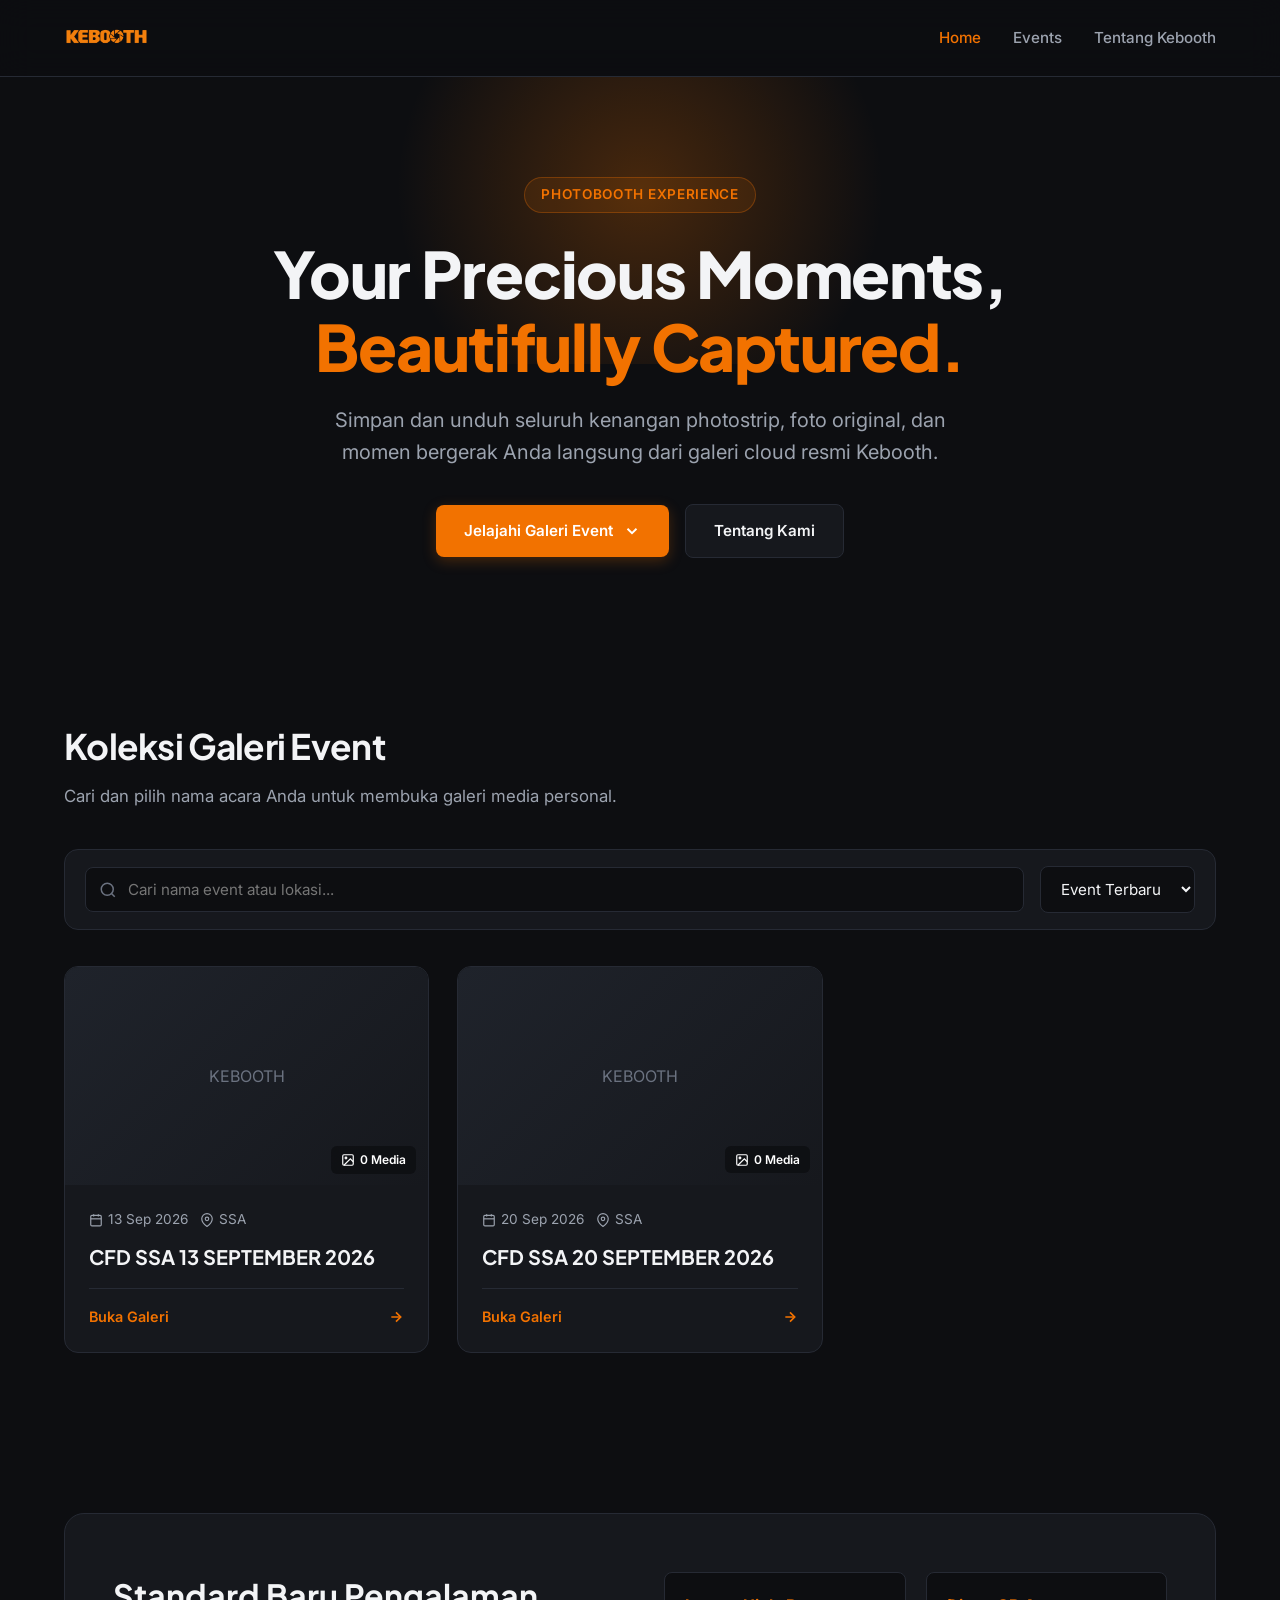
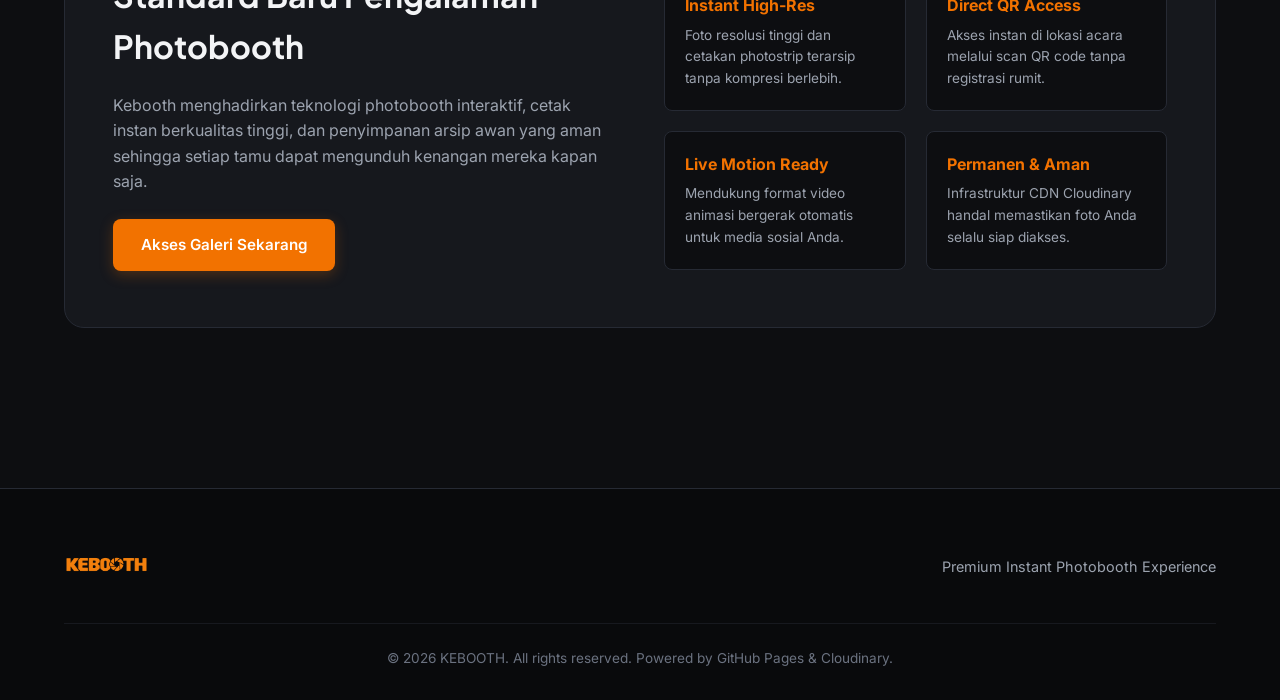
<file: index.html>
<!DOCTYPE html>
<html lang="id">
<head>
  <meta charset="UTF-8">
  <meta name="viewport" content="width=device-width, initial-scale=1.0">
  <title>KEBOOTH — Official Event & Photobooth Gallery</title>
  <meta name="description" content="Akses seluruh hasil foto cetak, original high-definition, dan animasi photobooth resmi dari KEBOOTH.">
  <link rel="preconnect" href="https://fonts.googleapis.com">
  <link rel="preconnect" href="https://fonts.gstatic.com" crossorigin>
  <link href="https://fonts.googleapis.com/css2?family=Inter:wght@400;500;600&family=Plus+Jakarta+Sans:wght@600;700;800&display=swap" rel="stylesheet">
  <link rel="stylesheet" href="assets/home.css">
</head>
<body>

  <header class="navbar">
    <div class="container navbar-inner">
      <a href="./" class="brand-logo" aria-label="Beranda Kebooth">
        <img src="assets/logo.png" alt="Kebooth Logo">
      </a>
      <button class="nav-toggle" id="navToggle" aria-label="Buka Menu Navigasi">
        <span></span>
        <span></span>
        <span></span>
      </button>
      <ul class="nav-menu" id="navMenu">
        <li><a href="./" class="nav-link active">Home</a></li>
        <li><a href="#events" class="nav-link">Events</a></li>
        <li><a href="#about" class="nav-link">Tentang Kebooth</a></li>
      </ul>
    </div>
  </header>

  <main>
    <section class="hero">
      <div class="hero-glow"></div>
      <div class="container hero-content">
        <span class="badge-tag">Photobooth Experience</span>
        <h1 class="hero-title">Your Precious Moments, <span>Beautifully Captured.</span></h1>
        <p class="hero-subtitle">Simpan dan unduh seluruh kenangan photostrip, foto original, dan momen bergerak Anda langsung dari galeri cloud resmi Kebooth.</p>
        <div class="hero-actions">
          <a href="#events" class="btn-primary">
            Jelajahi Galeri Event
            <svg width="18" height="18" viewBox="0 0 24 24" fill="none" stroke="currentColor" stroke-width="2.5"><polyline points="6 9 12 15 18 9"/></svg>
          </a>
          <a href="#about" class="btn-secondary">Tentang Kami</a>
        </div>
      </div>
    </section>

    <section class="section" id="events">
      <div class="container">
        <div class="section-header">
          <h2 class="section-title">Koleksi Galeri Event</h2>
          <p class="section-desc">Cari dan pilih nama acara Anda untuk membuka galeri media personal.</p>
        </div>

        <div class="catalog-toolbar">
          <div class="search-box">
            <svg class="search-icon" width="18" height="18" viewBox="0 0 24 24" fill="none" stroke="currentColor" stroke-width="2"><circle cx="11" cy="11" r="8"/><line x1="21" y1="21" x2="16.65" y2="16.65"/></svg>
            <input type="text" id="searchEvents" class="search-input" placeholder="Cari nama event atau lokasi...">
          </div>
          <select id="sortEvents" class="sort-select" aria-label="Urutkan Event">
            <option value="newest">Event Terbaru</option>
            <option value="oldest">Event Terlama</option>
            <option value="az">Nama (A - Z)</option>
            <option value="za">Nama (Z - A)</option>
          </select>
        </div>

        <div class="events-grid" id="eventsGrid"></div>
      </div>
    </section>

    <section class="section" id="about">
      <div class="container">
        <div class="about-box">
          <div class="about-info">
            <h3>Standard Baru Pengalaman Photobooth</h3>
            <p style="color: var(--text-muted); margin-bottom: 24px;">Kebooth menghadirkan teknologi photobooth interaktif, cetak instan berkualitas tinggi, dan penyimpanan arsip awan yang aman sehingga setiap tamu dapat mengunduh kenangan mereka kapan saja.</p>
            <a href="#events" class="btn-primary">Akses Galeri Sekarang</a>
          </div>
          <div class="about-features">
            <div class="feature-item">
              <h4>Instant High-Res</h4>
              <p>Foto resolusi tinggi dan cetakan photostrip terarsip tanpa kompresi berlebih.</p>
            </div>
            <div class="feature-item">
              <h4>Direct QR Access</h4>
              <p>Akses instan di lokasi acara melalui scan QR code tanpa registrasi rumit.</p>
            </div>
            <div class="feature-item">
              <h4>Live Motion Ready</h4>
              <p>Mendukung format video animasi bergerak otomatis untuk media sosial Anda.</p>
            </div>
            <div class="feature-item">
              <h4>Permanen & Aman</h4>
              <p>Infrastruktur CDN Cloudinary handal memastikan foto Anda selalu siap diakses.</p>
            </div>
          </div>
        </div>
      </div>
    </section>
  </main>

  <footer class="footer">
    <div class="container">
      <div class="footer-inner">
        <a href="./" class="brand-logo">
          <img src="assets/logo.png" alt="Kebooth Logo">
        </a>
        <p style="color: var(--text-muted); font-size: 0.9rem;">Premium Instant Photobooth Experience</p>
      </div>
      <div class="footer-copyright">
        &copy; 2026 KEBOOTH. All rights reserved. Powered by GitHub Pages & Cloudinary.
      </div>
    </div>
  </footer>

  <script src="assets/home.js"></script>
</body>
</html>
</file>
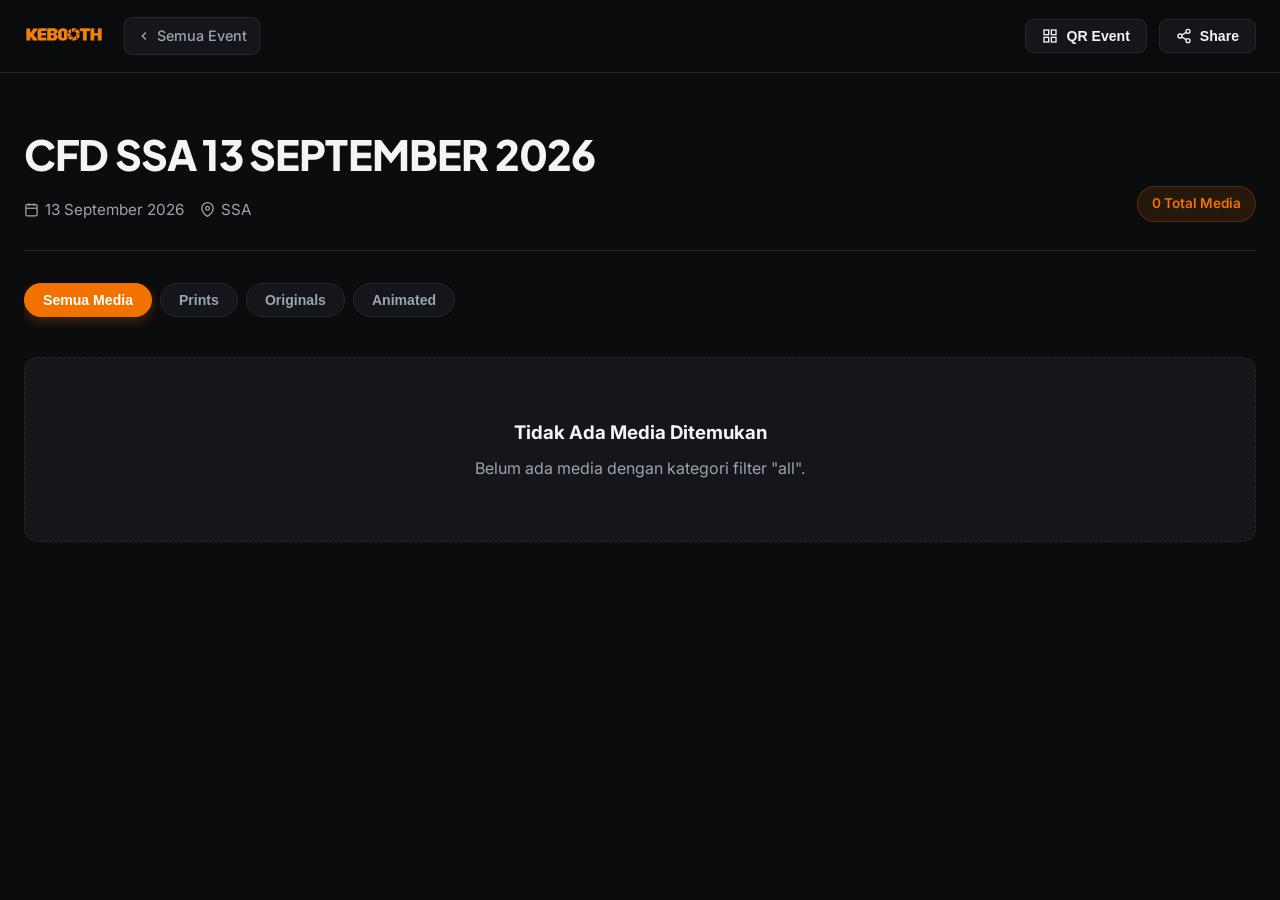
<file: events/cfd-ssa-13-september-2026/index.html>
<!DOCTYPE html>
<html lang="id">
<head>
  <meta charset="UTF-8">
  <meta name="viewport" content="width=device-width, initial-scale=1.0">
  <title>Kebooth Event Gallery</title>
  <meta name="description" content="Official Event Media Gallery by Kebooth.">
  <link rel="preconnect" href="https://fonts.googleapis.com">
  <link rel="preconnect" href="https://fonts.gstatic.com" crossorigin>
  <link href="https://fonts.googleapis.com/css2?family=Inter:wght@400;500;600&family=Plus+Jakarta+Sans:wght@600;700;800&display=swap" rel="stylesheet">
  <link rel="stylesheet" href="../../assets/style.css">
</head>
<body>

  <header class="gallery-nav">
    <div class="container gallery-nav-inner">
      <div class="nav-brand-group">
        <a href="../../" class="brand-logo-link" aria-label="Kembali ke Beranda">
          <img src="../../assets/logo.png" alt="Kebooth Logo">
        </a>
        <a href="../../" class="back-home-btn">
          <svg width="14" height="14" viewBox="0 0 24 24" fill="none" stroke="currentColor" stroke-width="2.5"><polyline points="15 18 9 12 15 6"/></svg>
          <span>Semua Event</span>
        </a>
      </div>
      <div class="nav-action-group">
        <button class="btn-action-outline" id="btnEventQR">
          <svg width="16" height="16" viewBox="0 0 24 24" fill="none" stroke="currentColor" stroke-width="2"><rect x="3" y="3" width="7" height="7"/><rect x="14" y="3" width="7" height="7"/><rect x="14" y="14" width="7" height="7"/><rect x="3" y="14" width="7" height="7"/></svg>
          <span>QR Event</span>
        </button>
        <button class="btn-action-outline" id="btnShareEvent">
          <svg width="16" height="16" viewBox="0 0 24 24" fill="none" stroke="currentColor" stroke-width="2"><circle cx="18" cy="5" r="3"/><circle cx="6" cy="12" r="3"/><circle cx="18" cy="19" r="3"/><line x1="8.59" y1="13.51" x2="15.42" y2="17.49"/><line x1="15.41" y1="6.51" x2="8.59" y2="10.49"/></svg>
          <span>Share</span>
        </button>
      </div>
    </div>
  </header>

  <main class="container">
    <section class="event-header">
      <div class="event-header-inner">
        <div class="event-title-area">
          <h1 id="eventTitle">Memuat Nama Event...</h1>
          <div class="event-header-meta">
            <span class="meta-item">
              <svg width="15" height="15" viewBox="0 0 24 24" fill="none" stroke="currentColor" stroke-width="2"><rect x="3" y="4" width="18" height="18" rx="2" ry="2"/><line x1="16" y1="2" x2="16" y2="6"/><line x1="8" y1="2" x2="8" y2="6"/><line x1="3" y1="10" x2="21" y2="10"/></svg>
              <span id="eventDate">Memuat tanggal...</span>
            </span>
            <span class="meta-item">
              <svg width="15" height="15" viewBox="0 0 24 24" fill="none" stroke="currentColor" stroke-width="2"><path d="M21 10c0 7-9 13-9 13s-9-6-9-13a9 9 0 0 1 18 0z"/><circle cx="12" cy="10" r="3"/></svg>
              <span id="eventLocation">Memuat lokasi...</span>
            </span>
          </div>
        </div>
        <div class="media-summary-badge" id="mediaCountBadge">
          0 Media
        </div>
      </div>
    </section>

    <div class="filter-tabs" id="filterTabs">
      <button class="filter-btn active" data-filter="all">Semua Media</button>
      <button class="filter-btn" data-filter="prints">Prints</button>
      <button class="filter-btn" data-filter="originals">Originals</button>
      <button class="filter-btn" data-filter="animated">Animated</button>
    </div>

    <div class="gallery-grid" id="galleryGrid"></div>
  </main>

  <!-- LIGHTBOX -->
  <div class="lightbox" id="lightbox" role="dialog" aria-modal="true">
    <div class="lightbox-topbar">
      <span class="lightbox-counter" id="lightboxCounter">0 / 0</span>
      <div class="lightbox-actions">
        <button class="lightbox-btn" id="btnLightboxDownload" title="Buka File Original" aria-label="Unduh">
          <svg width="18" height="18" viewBox="0 0 24 24" fill="none" stroke="currentColor" stroke-width="2"><path d="M21 15v4a2 2 0 0 1-2 2H5a2 2 0 0 1-2-2v-4"/><polyline points="7 10 12 15 17 10"/><line x1="12" y1="15" x2="12" y2="3"/></svg>
        </button>
        <button class="lightbox-btn" id="btnLightboxClose" title="Tutup (Esc)" aria-label="Tutup">
          <svg width="18" height="18" viewBox="0 0 24 24" fill="none" stroke="currentColor" stroke-width="2"><line x1="18" y1="6" x2="6" y2="18"/><line x1="6" y1="6" x2="18" y2="18"/></svg>
        </button>
      </div>
    </div>
    <div class="lightbox-body">
      <button class="lightbox-nav-btn prev" id="btnLightboxPrev" aria-label="Media Sebelumnya">
        <svg width="24" height="24" viewBox="0 0 24 24" fill="none" stroke="currentColor" stroke-width="2.5"><polyline points="15 18 9 12 15 6"/></svg>
      </button>
      <div class="lightbox-media-container" id="lightboxMedia"></div>
      <button class="lightbox-nav-btn next" id="btnLightboxNext" aria-label="Media Selanjutnya">
        <svg width="24" height="24" viewBox="0 0 24 24" fill="none" stroke="currentColor" stroke-width="2.5"><polyline points="9 18 15 12 9 6"/></svg>
      </button>
    </div>
  </div>

  <!-- QR MODAL -->
  <div class="modal-overlay" id="qrModal" role="dialog" aria-modal="true">
    <div class="modal-dialog">
      <button class="modal-close" id="btnCloseQR" aria-label="Tutup Modal QR">
        <svg width="20" height="20" viewBox="0 0 24 24" fill="none" stroke="currentColor" stroke-width="2"><line x1="18" y1="6" x2="6" y2="18"/><line x1="6" y1="6" x2="18" y2="18"/></svg>
      </button>
      <h3 id="qrModalTitle" style="font-size: 1.25rem; font-family: var(--font-heading); margin-bottom: 6px;">Event QR</h3>
      <p style="font-size: 0.88rem; color: var(--text-muted);">Scan QR Code ini untuk membuka galeri langsung di smartphone Anda.</p>
      <div class="qr-code-view">
        <img id="qrImage" src="qr.png" alt="QR Code Galeri Event">
      </div>
      <div>
        <a id="btnDownloadQR" href="qr.png" download class="btn-action-outline" style="display: inline-flex;">
          <svg width="14" height="14" viewBox="0 0 24 24" fill="none" stroke="currentColor" stroke-width="2"><path d="M21 15v4a2 2 0 0 1-2 2H5a2 2 0 0 1-2-2v-4"/><polyline points="7 10 12 15 17 10"/><line x1="12" y1="15" x2="12" y2="3"/></svg>
          <span>Unduh Gambar QR</span>
        </a>
      </div>
    </div>
  </div>

  <div class="toast-msg" id="toastNotification">Link berhasil disalin</div>

  <script src="../../assets/script.js"></script>
</body>
</html>
</file>
<file: assets/home.css>
:root {
  --bg-color: #0d0e11;
  --surface-color: #16181d;
  --surface-hover: #1f232b;
  --surface-border: #262a34;
  --primary: #f27200;
  --primary-hover: #ff851a;
  --primary-glow: rgba(242, 114, 0, 0.25);
  --text-main: #f3f4f6;
  --text-muted: #9ca3af;
  --text-dim: #6b7280;
  --font-heading: 'Plus Jakarta Sans', -apple-system, BlinkMacSystemFont, sans-serif;
  --font-body: 'Inter', -apple-system, BlinkMacSystemFont, sans-serif;
  --radius-sm: 8px;
  --radius-md: 14px;
  --radius-lg: 20px;
  --transition-smooth: all 0.3s cubic-bezier(0.4, 0, 0.2, 1);
}

* {
  margin: 0;
  padding: 0;
  box-sizing: border-box;
}

html {
  scroll-behavior: smooth;
}

body {
  background-color: var(--bg-color);
  color: var(--text-main);
  font-family: var(--font-body);
  line-height: 1.6;
  overflow-x: hidden;
  -webkit-font-smoothing: antialiased;
}

.container {
  max-width: 1200px;
  margin: 0 auto;
  padding: 0 24px;
}

/* NAVBAR */
.navbar {
  position: sticky;
  top: 0;
  width: 100%;
  background: rgba(13, 14, 17, 0.85);
  backdrop-filter: blur(16px);
  -webkit-backdrop-filter: blur(16px);
  border-bottom: 1px solid var(--surface-border);
  z-index: 100;
  transition: var(--transition-smooth);
}

.navbar-inner {
  display: flex;
  align-items: center;
  justify-content: space-between;
  height: 76px;
}

.brand-logo {
  display: flex;
  align-items: center;
  text-decoration: none;
}

.brand-logo img {
  height: 34px;
  width: auto;
  object-fit: contain;
}

.nav-menu {
  display: flex;
  list-style: none;
  gap: 32px;
  align-items: center;
}

.nav-link {
  color: var(--text-muted);
  text-decoration: none;
  font-weight: 500;
  font-size: 0.95rem;
  transition: var(--transition-smooth);
}

.nav-link:hover, .nav-link.active {
  color: var(--primary);
}

.nav-toggle {
  display: none;
  background: transparent;
  border: none;
  cursor: pointer;
  padding: 8px;
}

.nav-toggle span {
  display: block;
  width: 24px;
  height: 2px;
  background: var(--text-main);
  margin: 5px 0;
  transition: var(--transition-smooth);
}

/* HERO SECTION */
.hero {
  position: relative;
  padding: 100px 0 80px;
  overflow: hidden;
  text-align: center;
}

.hero-glow {
  position: absolute;
  top: 20%;
  left: 50%;
  transform: translate(-50%, -50%);
  width: 600px;
  height: 350px;
  background: radial-gradient(circle, var(--primary-glow) 0%, rgba(13, 14, 17, 0) 70%);
  z-index: 0;
  pointer-events: none;
}

.hero-content {
  position: relative;
  z-index: 1;
  max-width: 800px;
  margin: 0 auto;
}

.badge-tag {
  display: inline-flex;
  align-items: center;
  gap: 8px;
  background: rgba(242, 114, 0, 0.1);
  color: var(--primary);
  border: 1px solid rgba(242, 114, 0, 0.3);
  padding: 6px 16px;
  border-radius: 99px;
  font-size: 0.85rem;
  font-weight: 600;
  letter-spacing: 0.05em;
  text-transform: uppercase;
  margin-bottom: 24px;
}

.hero-title {
  font-family: var(--font-heading);
  font-size: clamp(2.5rem, 5vw, 4.2rem);
  font-weight: 800;
  line-height: 1.15;
  margin-bottom: 20px;
  letter-spacing: -0.02em;
}

.hero-title span {
  color: var(--primary);
}

.hero-subtitle {
  font-size: clamp(1.05rem, 2vw, 1.25rem);
  color: var(--text-muted);
  max-width: 640px;
  margin: 0 auto 36px;
  font-weight: 400;
}

.hero-actions {
  display: flex;
  gap: 16px;
  justify-content: center;
  align-items: center;
}

.btn-primary {
  display: inline-flex;
  align-items: center;
  gap: 10px;
  background-color: var(--primary);
  color: #fff;
  padding: 14px 28px;
  border-radius: var(--radius-sm);
  text-decoration: none;
  font-weight: 600;
  font-size: 0.95rem;
  transition: var(--transition-smooth);
  box-shadow: 0 4px 14px var(--primary-glow);
  border: none;
  cursor: pointer;
}

.btn-primary:hover {
  background-color: var(--primary-hover);
  transform: translateY(-2px);
  box-shadow: 0 6px 20px rgba(242, 114, 0, 0.4);
}

.btn-secondary {
  display: inline-flex;
  align-items: center;
  background-color: var(--surface-color);
  color: var(--text-main);
  padding: 14px 28px;
  border-radius: var(--radius-sm);
  text-decoration: none;
  font-weight: 600;
  font-size: 0.95rem;
  border: 1px solid var(--surface-border);
  transition: var(--transition-smooth);
}

.btn-secondary:hover {
  background-color: var(--surface-hover);
  border-color: var(--text-dim);
}

/* SECTION COMMON */
.section {
  padding: 80px 0;
}

.section-header {
  margin-bottom: 40px;
}

.section-title {
  font-family: var(--font-heading);
  font-size: 2.2rem;
  font-weight: 700;
  letter-spacing: -0.02em;
}

.section-desc {
  color: var(--text-muted);
  font-size: 1.05rem;
  margin-top: 8px;
}

/* TOOLBAR SEARCH & SORT */
.catalog-toolbar {
  display: flex;
  flex-wrap: wrap;
  gap: 16px;
  justify-content: space-between;
  align-items: center;
  background: var(--surface-color);
  padding: 16px 20px;
  border-radius: var(--radius-md);
  border: 1px solid var(--surface-border);
  margin-bottom: 36px;
}

.search-box {
  position: relative;
  flex: 1;
  min-width: 260px;
}

.search-icon {
  position: absolute;
  left: 14px;
  top: 50%;
  transform: translateY(-50%);
  color: var(--text-dim);
  pointer-events: none;
}

.search-input {
  width: 100%;
  background: var(--bg-color);
  border: 1px solid var(--surface-border);
  padding: 12px 16px 12px 42px;
  border-radius: var(--radius-sm);
  color: var(--text-main);
  font-family: var(--font-body);
  font-size: 0.95rem;
  outline: none;
  transition: var(--transition-smooth);
}

.search-input:focus {
  border-color: var(--primary);
  box-shadow: 0 0 0 3px rgba(242, 114, 0, 0.15);
}

.sort-select {
  background: var(--bg-color);
  border: 1px solid var(--surface-border);
  color: var(--text-main);
  padding: 12px 16px;
  border-radius: var(--radius-sm);
  font-family: var(--font-body);
  font-size: 0.95rem;
  outline: none;
  cursor: pointer;
}

.sort-select:focus {
  border-color: var(--primary);
}

/* EVENTS GRID */
.events-grid {
  display: grid;
  grid-template-columns: repeat(auto-fill, minmax(320px, 1fr));
  gap: 28px;
}

.event-card {
  background: var(--surface-color);
  border: 1px solid var(--surface-border);
  border-radius: var(--radius-md);
  overflow: hidden;
  display: flex;
  flex-direction: column;
  text-decoration: none;
  transition: var(--transition-smooth);
  position: relative;
}

.event-card:hover {
  transform: translateY(-6px);
  border-color: rgba(242, 114, 0, 0.4);
  box-shadow: 0 16px 30px rgba(0, 0, 0, 0.4);
}

.event-thumb-wrap {
  position: relative;
  width: 100%;
  padding-top: 60%;
  background: #121418;
  overflow: hidden;
}

.event-thumb {
  position: absolute;
  top: 0;
  left: 0;
  width: 100%;
  height: 100%;
  object-fit: cover;
  transition: transform 0.6s cubic-bezier(0.16, 1, 0.3, 1);
}

.event-card:hover .event-thumb {
  transform: scale(1.06);
}

.event-fallback-thumb {
  position: absolute;
  top: 0;
  left: 0;
  width: 100%;
  height: 100%;
  display: flex;
  flex-direction: column;
  align-items: center;
  justify-content: center;
  background: linear-gradient(135deg, #1f232b 0%, #16181d 100%);
  color: var(--text-dim);
}

.event-fallback-thumb img {
  width: 100px;
  opacity: 0.25;
}

.event-badge-count {
  position: absolute;
  bottom: 12px;
  right: 12px;
  background: rgba(13, 14, 17, 0.75);
  backdrop-filter: blur(8px);
  color: #fff;
  padding: 4px 10px;
  border-radius: 6px;
  font-size: 0.75rem;
  font-weight: 600;
  display: flex;
  align-items: center;
  gap: 5px;
}

.event-details {
  padding: 24px;
  display: flex;
  flex-direction: column;
  flex-grow: 1;
}

.event-meta {
  display: flex;
  flex-wrap: wrap;
  gap: 12px;
  font-size: 0.85rem;
  color: var(--text-muted);
  margin-bottom: 12px;
}

.event-meta-item {
  display: inline-flex;
  align-items: center;
  gap: 5px;
}

.event-name {
  font-family: var(--font-heading);
  font-size: 1.25rem;
  font-weight: 700;
  color: var(--text-main);
  line-height: 1.35;
  margin-bottom: 18px;
}

.event-footer-action {
  margin-top: auto;
  padding-top: 16px;
  border-top: 1px solid var(--surface-border);
  display: flex;
  justify-content: space-between;
  align-items: center;
  color: var(--primary);
  font-weight: 600;
  font-size: 0.9rem;
}

/* SKELETON LOADING */
.skeleton-card {
  background: var(--surface-color);
  border: 1px solid var(--surface-border);
  border-radius: var(--radius-md);
  overflow: hidden;
  height: 380px;
  display: flex;
  flex-direction: column;
}

.skeleton-box {
  background: linear-gradient(90deg, #1a1d24 25%, #242832 50%, #1a1d24 75%);
  background-size: 200% 100%;
  animation: shimmer 1.5s infinite;
}

.skeleton-img {
  width: 100%;
  height: 200px;
}

.skeleton-text-group {
  padding: 24px;
}

.skeleton-line {
  height: 16px;
  border-radius: 4px;
  margin-bottom: 12px;
}

@keyframes shimmer {
  0% { background-position: -200% 0; }
  100% { background-position: 200% 0; }
}

/* EMPTY STATE */
.empty-state {
  text-align: center;
  padding: 60px 20px;
  grid-column: 1 / -1;
  background: var(--surface-color);
  border-radius: var(--radius-md);
  border: 1px dashed var(--surface-border);
}

.empty-state h3 {
  font-size: 1.3rem;
  margin-bottom: 8px;
}

.empty-state p {
  color: var(--text-muted);
}

/* ABOUT SECTION */
.about-box {
  background: var(--surface-color);
  border: 1px solid var(--surface-border);
  border-radius: var(--radius-lg);
  padding: 56px 48px;
  display: grid;
  grid-template-columns: 1fr 1fr;
  gap: 48px;
  align-items: center;
}

.about-info h3 {
  font-family: var(--font-heading);
  font-size: 2rem;
  font-weight: 700;
  margin-bottom: 20px;
}

.about-features {
  display: grid;
  grid-template-columns: 1fr 1fr;
  gap: 20px;
}

.feature-item {
  background: var(--bg-color);
  padding: 20px;
  border-radius: var(--radius-sm);
  border: 1px solid var(--surface-border);
}

.feature-item h4 {
  color: var(--primary);
  font-size: 1rem;
  margin-bottom: 6px;
}

.feature-item p {
  font-size: 0.85rem;
  color: var(--text-muted);
}

/* FOOTER */
.footer {
  border-top: 1px solid var(--surface-border);
  background: #090a0c;
  padding: 60px 0 30px;
  margin-top: 80px;
}

.footer-inner {
  display: flex;
  justify-content: space-between;
  align-items: center;
  flex-wrap: wrap;
  gap: 24px;
  margin-bottom: 40px;
}

.footer-copyright {
  text-align: center;
  padding-top: 24px;
  border-top: 1px solid #17191f;
  color: var(--text-dim);
  font-size: 0.85rem;
}

/* RESPONSIVE */
@media (max-width: 900px) {
  .about-box {
    grid-template-columns: 1fr;
  }
}

@media (max-width: 768px) {
  .nav-menu {
    position: fixed;
    top: 76px;
    left: 0;
    width: 100%;
    background: var(--surface-color);
    flex-direction: column;
    padding: 30px 24px;
    border-bottom: 1px solid var(--surface-border);
    transform: translateY(-150%);
    transition: var(--transition-smooth);
  }

  .nav-menu.open {
    transform: translateY(0);
  }

  .nav-toggle {
    display: block;
  }

  .hero {
    padding: 60px 0 50px;
  }

  .about-features {
    grid-template-columns: 1fr;
  }
}
</file>
<file: assets/style.css>
:root {
  --bg-color: #0b0c0e;
  --surface-color: #14161a;
  --surface-hover: #1c1f26;
  --surface-border: #232731;
  --primary: #f27200;
  --primary-hover: #ff851a;
  --primary-glow: rgba(242, 114, 0, 0.25);
  --text-main: #f3f4f6;
  --text-muted: #9ca3af;
  --text-dim: #6b7280;
  --font-heading: 'Plus Jakarta Sans', -apple-system, BlinkMacSystemFont, sans-serif;
  --font-body: 'Inter', -apple-system, BlinkMacSystemFont, sans-serif;
  --radius-sm: 8px;
  --radius-md: 14px;
  --radius-lg: 20px;
  --transition-smooth: all 0.25s cubic-bezier(0.4, 0, 0.2, 1);
}

/* ========================================
   RESET
======================================== */

* {
  margin: 0;
  padding: 0;
  box-sizing: border-box;
}

html {
  scroll-behavior: smooth;
}

body {
  background-color: var(--bg-color);
  color: var(--text-main);
  font-family: var(--font-body);
  line-height: 1.6;
  overflow-x: hidden;
  -webkit-font-smoothing: antialiased;
}

/* ========================================
   CONTAINER
======================================== */

.container {
  max-width: 1280px;
  margin: 0 auto;
  padding: 0 24px;
}

/* ========================================
   NAVBAR
======================================== */

.gallery-nav {
  position: sticky;
  top: 0;
  width: 100%;
  background: rgba(11, 12, 14, 0.9);
  backdrop-filter: blur(16px);
  -webkit-backdrop-filter: blur(16px);
  border-bottom: 1px solid var(--surface-border);
  z-index: 100;
}

.gallery-nav-inner {
  display: flex;
  align-items: center;
  justify-content: space-between;
  height: 72px;
}

.nav-brand-group {
  display: flex;
  align-items: center;
  gap: 20px;
}

.brand-logo-link {
  display: inline-flex;
  align-items: center;
  text-decoration: none;
}

.brand-logo-link img {
  height: 32px;
  width: auto;
  object-fit: contain;
}

.back-home-btn {
  display: inline-flex;
  align-items: center;
  gap: 6px;
  color: var(--text-muted);
  text-decoration: none;
  font-size: 0.9rem;
  font-weight: 500;
  padding: 6px 12px;
  border-radius: var(--radius-sm);
  background: var(--surface-color);
  border: 1px solid var(--surface-border);
  transition: var(--transition-smooth);
}

.back-home-btn:hover {
  color: var(--text-main);
  border-color: var(--text-dim);
}

.nav-action-group {
  display: flex;
  gap: 12px;
}

.btn-action-outline {
  display: inline-flex;
  align-items: center;
  gap: 8px;
  background: var(--surface-color);
  color: var(--text-main);
  border: 1px solid var(--surface-border);
  padding: 8px 16px;
  border-radius: var(--radius-sm);
  font-size: 0.88rem;
  font-weight: 600;
  cursor: pointer;
  transition: var(--transition-smooth);
}

.btn-action-outline:hover {
  background: var(--surface-hover);
  border-color: var(--primary);
  color: var(--primary);
}

/* ========================================
   EVENT HEADER
======================================== */

.event-header {
  padding: 48px 0 28px;
  border-bottom: 1px solid var(--surface-border);
  margin-bottom: 32px;
}

.event-header-inner {
  display: flex;
  justify-content: space-between;
  align-items: flex-end;
  flex-wrap: wrap;
  gap: 20px;
}

.event-title-area h1 {
  font-family: var(--font-heading);
  font-size: clamp(1.8rem, 3.5vw, 2.6rem);
  font-weight: 800;
  letter-spacing: -0.02em;
  margin-bottom: 10px;
}

.event-header-meta {
  display: flex;
  flex-wrap: wrap;
  gap: 16px;
  color: var(--text-muted);
  font-size: 0.95rem;
}

.meta-item {
  display: inline-flex;
  align-items: center;
  gap: 6px;
}

.media-summary-badge {
  background: rgba(242, 114, 0, 0.12);
  color: var(--primary);
  border: 1px solid rgba(242, 114, 0, 0.25);
  padding: 6px 14px;
  border-radius: 99px;
  font-weight: 600;
  font-size: 0.85rem;
}

/* ========================================
   FILTER PILLS
======================================== */

.filter-tabs {
  display: flex;
  gap: 8px;
  overflow-x: auto;
  padding-bottom: 16px;
  margin-bottom: 24px;
}

.filter-tabs::-webkit-scrollbar {
  height: 4px;
}

.filter-tabs::-webkit-scrollbar-thumb {
  background: var(--surface-border);
  border-radius: 99px;
}

.filter-btn {
  background: var(--surface-color);
  border: 1px solid var(--surface-border);
  color: var(--text-muted);
  padding: 8px 18px;
  border-radius: 99px;
  font-size: 0.88rem;
  font-weight: 600;
  cursor: pointer;
  white-space: nowrap;
  transition: var(--transition-smooth);
}

.filter-btn:hover {
  color: var(--text-main);
  border-color: var(--text-dim);
}

.filter-btn.active {
  background: var(--primary);
  color: #fff;
  border-color: var(--primary);
  box-shadow: 0 4px 12px var(--primary-glow);
}

/* ========================================
   MEDIA GRID
======================================== */

.gallery-grid {
  display: grid;
  grid-template-columns: repeat(auto-fill, minmax(280px, 1fr));
  gap: 20px;
  margin-bottom: 60px;
}

/* ========================================
   MEDIA CARD
======================================== */

.media-card {
  position: relative;
  background: var(--surface-color);
  border: 1px solid var(--surface-border);
  border-radius: var(--radius-md);
  overflow: hidden;
  cursor: pointer;
  transition: var(--transition-smooth);
  aspect-ratio: 1 / 1;
  isolation: isolate;
}

.media-card.aspect-prints {
  aspect-ratio: 2 / 3;
}

.media-card:hover {
  transform: translateY(-4px);
  border-color: var(--primary);
  box-shadow: 0 12px 24px rgba(0, 0, 0, 0.5);
}

/* ========================================
   MEDIA ELEMENT
======================================== */

.media-element {
  position: relative;
  z-index: 1;

  width: 100%;
  height: 100%;

  object-fit: cover;
  display: block;

  opacity: 1;
  visibility: visible;

  background: var(--surface-color);
}

/* ========================================
   VIDEO WRAPPER
======================================== */

.video-element-wrapper {
  position: relative;
  z-index: 1;

  width: 100%;
  height: 100%;

  overflow: hidden;
}

.video-element-wrapper video {
  position: relative;
  z-index: 1;

  width: 100%;
  height: 100%;

  object-fit: cover;
  display: block;
}

/* ========================================
   VIDEO PLAY INDICATOR
======================================== */

.video-play-indicator {
  position: absolute;
  top: 12px;
  right: 12px;

  z-index: 4;

  background: rgba(0, 0, 0, 0.65);
  backdrop-filter: blur(4px);

  color: #fff;

  padding: 5px;
  border-radius: 50%;

  display: flex;
  align-items: center;
  justify-content: center;

  pointer-events: none;
}

/* ========================================
   MEDIA HOVER OVERLAY
   FIXED
======================================== */

/*
   IMPORTANT:
   Overlay berada di atas media tetapi:
   - default tidak terlihat
   - tidak menerima pointer
   - tidak mempunyai background opaque
*/

.media-hover-overlay {
  position: absolute;

  inset: 0;

  z-index: 3;

  display: flex;
  align-items: flex-end;
  justify-content: flex-start;

  padding: 12px;

  background: transparent;

  opacity: 0;
  visibility: hidden;

  pointer-events: none;

  transition:
    opacity 0.2s ease,
    visibility 0.2s ease;
}

/*
   Overlay hanya muncul ketika card di-hover.
*/

.media-card:hover .media-hover-overlay {
  opacity: 1;
  visibility: visible;

  background: linear-gradient(
    to top,
    rgba(0, 0, 0, 0.55),
    rgba(0, 0, 0, 0.05) 55%,
    transparent
  );
}

/* ========================================
   MEDIA TYPE BADGE
======================================== */

.media-type-badge {
  background: rgba(255, 255, 255, 0.2);
  backdrop-filter: blur(8px);

  color: #fff;

  font-size: 0.72rem;
  font-weight: 600;

  text-transform: uppercase;
  letter-spacing: 0.05em;

  padding: 3px 8px;

  border-radius: 4px;

  pointer-events: none;
}

/* ========================================
   SKELETONS
======================================== */

.skeleton-media {
  background: linear-gradient(
    90deg,
    #14161a 25%,
    #1f232b 50%,
    #14161a 75%
  );

  background-size: 200% 100%;

  animation: shimmer 1.5s infinite;

  border-radius: var(--radius-md);

  aspect-ratio: 1 / 1;
}

@keyframes shimmer {
  0% {
    background-position: -200% 0;
  }

  100% {
    background-position: 200% 0;
  }
}

/* ========================================
   EMPTY STATE
======================================== */

.empty-gallery {
  grid-column: 1 / -1;

  text-align: center;

  padding: 60px 20px;

  background: var(--surface-color);

  border-radius: var(--radius-md);

  border: 1px dashed var(--surface-border);

  color: var(--text-muted);
}

.empty-gallery h3 {
  color: var(--text-main);
  margin-bottom: 8px;
}

.empty-gallery p {
  color: var(--text-muted);
}

/* ========================================
   LIGHTBOX MODAL
======================================== */

.lightbox {
  position: fixed;
  inset: 0;

  background: rgba(5, 6, 8, 0.95);

  backdrop-filter: blur(12px);

  z-index: 200;

  display: none;

  flex-direction: column;
  justify-content: space-between;
}

.lightbox.active {
  display: flex;
}

/* ========================================
   LIGHTBOX TOPBAR
======================================== */

.lightbox-topbar {
  display: flex;

  justify-content: space-between;
  align-items: center;

  padding: 16px 24px;

  z-index: 210;
}

.lightbox-counter {
  font-size: 0.9rem;
  font-weight: 600;
  color: var(--text-muted);
}

.lightbox-actions {
  display: flex;
  gap: 12px;
}

/* ========================================
   LIGHTBOX BUTTON
======================================== */

.lightbox-btn {
  background: rgba(255, 255, 255, 0.1);

  border: 1px solid rgba(255, 255, 255, 0.15);

  color: #fff;

  width: 40px;
  height: 40px;

  border-radius: 50%;

  display: flex;

  align-items: center;
  justify-content: center;

  cursor: pointer;

  transition: var(--transition-smooth);
}

.lightbox-btn:hover {
  background: var(--primary);
  border-color: var(--primary);
}

/* ========================================
   LIGHTBOX BODY
======================================== */

.lightbox-body {
  position: relative;

  flex: 1;

  display: flex;

  align-items: center;
  justify-content: center;

  padding: 10px 60px;

  overflow: hidden;
}

/* ========================================
   LIGHTBOX MEDIA CONTAINER
======================================== */

.lightbox-media-container {
  max-width: 100%;
  max-height: 82vh;

  display: flex;

  align-items: center;
  justify-content: center;
}

/* ========================================
   LIGHTBOX IMAGE
======================================== */

.lightbox-img {
  max-width: 100%;
  max-height: 82vh;

  object-fit: contain;

  border-radius: 6px;

  box-shadow: 0 10px 30px rgba(0, 0, 0, 0.8);

  display: block;
}

/* ========================================
   LIGHTBOX VIDEO
======================================== */

.lightbox-video {
  max-width: 100%;
  max-height: 82vh;

  border-radius: 6px;

  outline: none;

  display: block;
}

/* ========================================
   LIGHTBOX NAVIGATION
======================================== */

.lightbox-nav-btn {
  position: absolute;

  top: 50%;

  transform: translateY(-50%);

  background: rgba(255, 255, 255, 0.08);

  border: none;

  color: #fff;

  width: 50px;
  height: 50px;

  border-radius: 50%;

  cursor: pointer;

  display: flex;

  align-items: center;
  justify-content: center;

  transition: var(--transition-smooth);

  z-index: 220;
}

.lightbox-nav-btn:hover {
  background: var(--primary);
}

.lightbox-nav-btn.prev {
  left: 20px;
}

.lightbox-nav-btn.next {
  right: 20px;
}

/* ========================================
   QR MODAL
======================================== */

.modal-overlay {
  position: fixed;
  inset: 0;

  background: rgba(0, 0, 0, 0.8);

  backdrop-filter: blur(8px);

  z-index: 300;

  display: none;

  align-items: center;
  justify-content: center;

  padding: 20px;
}

.modal-overlay.active {
  display: flex;
}

.modal-dialog {
  background: var(--surface-color);

  border: 1px solid var(--surface-border);

  border-radius: var(--radius-lg);

  padding: 32px;

  max-width: 400px;
  width: 100%;

  text-align: center;

  position: relative;

  box-shadow: 0 20px 40px rgba(0, 0, 0, 0.7);
}

.modal-close {
  position: absolute;

  top: 16px;
  right: 16px;

  background: transparent;

  border: none;

  color: var(--text-muted);

  cursor: pointer;

  display: flex;

  align-items: center;
  justify-content: center;
}

.modal-close:hover {
  color: var(--text-main);
}

/* ========================================
   QR CODE
======================================== */

.qr-code-view {
  background: #fff;

  padding: 16px;

  border-radius: var(--radius-md);

  display: inline-block;

  margin: 20px 0;
}

.qr-code-view img {
  width: 200px;
  height: 200px;

  object-fit: contain;

  display: block;
}

/* ========================================
   TOAST NOTIFICATION
======================================== */

.toast-msg {
  position: fixed;

  bottom: 30px;
  left: 50%;

  transform:
    translateX(-50%)
    translateY(100px);

  background: var(--primary);

  color: #fff;

  padding: 12px 24px;

  border-radius: 99px;

  font-weight: 600;
  font-size: 0.9rem;

  box-shadow: 0 8px 20px var(--primary-glow);

  z-index: 400;

  opacity: 0;

  transition:
    transform 0.3s cubic-bezier(0.16, 1, 0.3, 1),
    opacity 0.3s ease;

  pointer-events: none;
}

.toast-msg.show {
  transform:
    translateX(-50%)
    translateY(0);

  opacity: 1;
}

/* ========================================
   MOBILE / TABLET
======================================== */

@media (max-width: 768px) {

  .container {
    padding: 0 16px;
  }

  .gallery-nav-inner {
    height: 64px;
  }

  .nav-brand-group {
    gap: 10px;
  }

  .brand-logo-link img {
    height: 28px;
  }

  .back-home-btn {
    font-size: 0.82rem;
    padding: 6px 10px;
  }

  .nav-action-group {
    gap: 6px;
  }

  .btn-action-outline {
    padding: 7px 10px;
    font-size: 0.8rem;
  }

  .event-header {
    padding: 32px 0 24px;
  }

  .event-title-area h1 {
    font-size: 1.7rem;
  }

  .lightbox-body {
    padding: 10px;
  }

  .lightbox-nav-btn {
    width: 40px;
    height: 40px;
  }

  .lightbox-nav-btn.prev {
    left: 8px;
  }

  .lightbox-nav-btn.next {
    right: 8px;
  }

  .gallery-grid {
    grid-template-columns: repeat(2, 1fr);
    gap: 12px;
  }

  .media-card:hover {
    transform: none;
  }

  .modal-dialog {
    padding: 24px;
  }
}

/* ========================================
   SMALL MOBILE
======================================== */

@media (max-width: 480px) {

  .gallery-grid {
    grid-template-columns: 1fr;
  }

  .event-header-inner {
    flex-direction: column;
    align-items: flex-start;
  }

  .event-header-meta {
    gap: 10px;
    font-size: 0.85rem;
  }

  .nav-action-group .btn-action-outline span {
    display: none;
  }

  .lightbox-topbar {
    padding: 12px 16px;
  }

  .lightbox-body {
    padding: 8px;
  }

  .lightbox-img,
  .lightbox-video {
    max-height: 78vh;
  }
}

/* ========================================
   ACCESSIBILITY
======================================== */

button:focus-visible,
a:focus-visible,
.media-card:focus-visible {
  outline: 2px solid var(--primary);
  outline-offset: 3px;
}

/* ========================================
   REDUCED MOTION
======================================== */

@media (prefers-reduced-motion: reduce) {

  *,
  *::before,
  *::after {
    animation-duration: 0.01ms !important;
    animation-iteration-count: 1 !important;
    transition-duration: 0.01ms !important;
    scroll-behavior: auto !important;
  }
}
</file>
